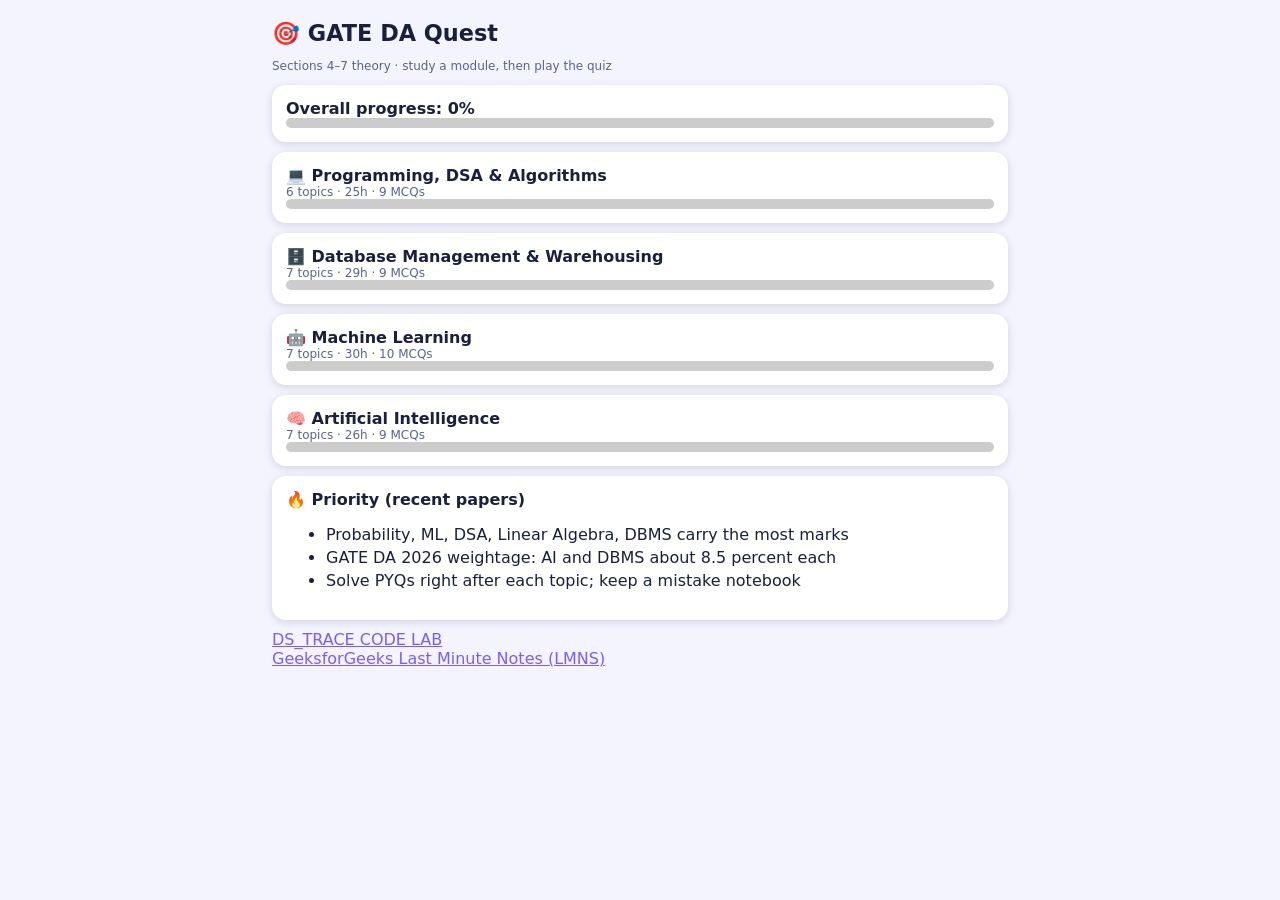
<file: index.html>
<!doctype html><html><head><meta charset="utf-8"><meta name="viewport" content="width=device-width,initial-scale=1"><title>GATE DA Quest</title><link rel="stylesheet" href="style.css"></head><body><h1>🎯 GATE DA Quest</h1><p class="tag">Sections 4–7 theory · study a module, then play the quiz</p><div class="card"><b>Overall progress: <span id="o">0</span>%</b><div class="bar"><i id="ob"></i></div></div><a class="card mod" href="programming.html"><b>💻 Programming, DSA & Algorithms</b><div class="tag">6 topics · 25h · 9 MCQs</div><div class="bar"><i id="b_programming"></i></div></a><a class="card mod" href="dbms.html"><b>🗄️ Database Management & Warehousing</b><div class="tag">7 topics · 29h · 9 MCQs</div><div class="bar"><i id="b_dbms"></i></div></a><a class="card mod" href="ml.html"><b>🤖 Machine Learning</b><div class="tag">7 topics · 30h · 10 MCQs</div><div class="bar"><i id="b_ml"></i></div></a><a class="card mod" href="ai.html"><b>🧠 Artificial Intelligence</b><div class="tag">7 topics · 26h · 9 MCQs</div><div class="bar"><i id="b_ai"></i></div></a><div class="card"><b>🔥 Priority (recent papers)</b><ul><li>Probability, ML, DSA, Linear Algebra, DBMS carry the most marks</li><li>GATE DA 2026 weightage: AI and DBMS about 8.5 percent each</li><li>Solve PYQs right after each topic; keep a mistake notebook</li></ul></div><script>const ks=[["programming", 6], ["dbms", 7], ["ml", 7], ["ai", 7]];let t=0;ks.forEach(k=>{let s=null;try{s=JSON.parse(localStorage.getItem("gda_"+k[0]))}catch(e){}let p=s?Math.round(s.done.length/k[1]*60+s.best*.4):0;document.getElementById("b_"+k[0]).style.width=p+"%";t+=p});let o=Math.round(t/ks.length);document.getElementById("o").textContent=o;document.getElementById("ob").style.width=o+"%"</script>


<!-- Anchor tag for your DS_TRACE website -->
<a href="https://gate-da.vivek-22.tech" target="_blank" rel="noopener noreferrer">
    DS_TRACE CODE LAB
</a>
<br>
<!-- Anchor tag for GeeksforGeeks Last Minute Notes -->
<a href="https://www.geeksforgeeks.org/gfg-academy/last-minute-notes-lmns/" target="_blank" rel="noopener noreferrer">
    GeeksforGeeks Last Minute Notes (LMNS)
</a>


</body></html>
</file>
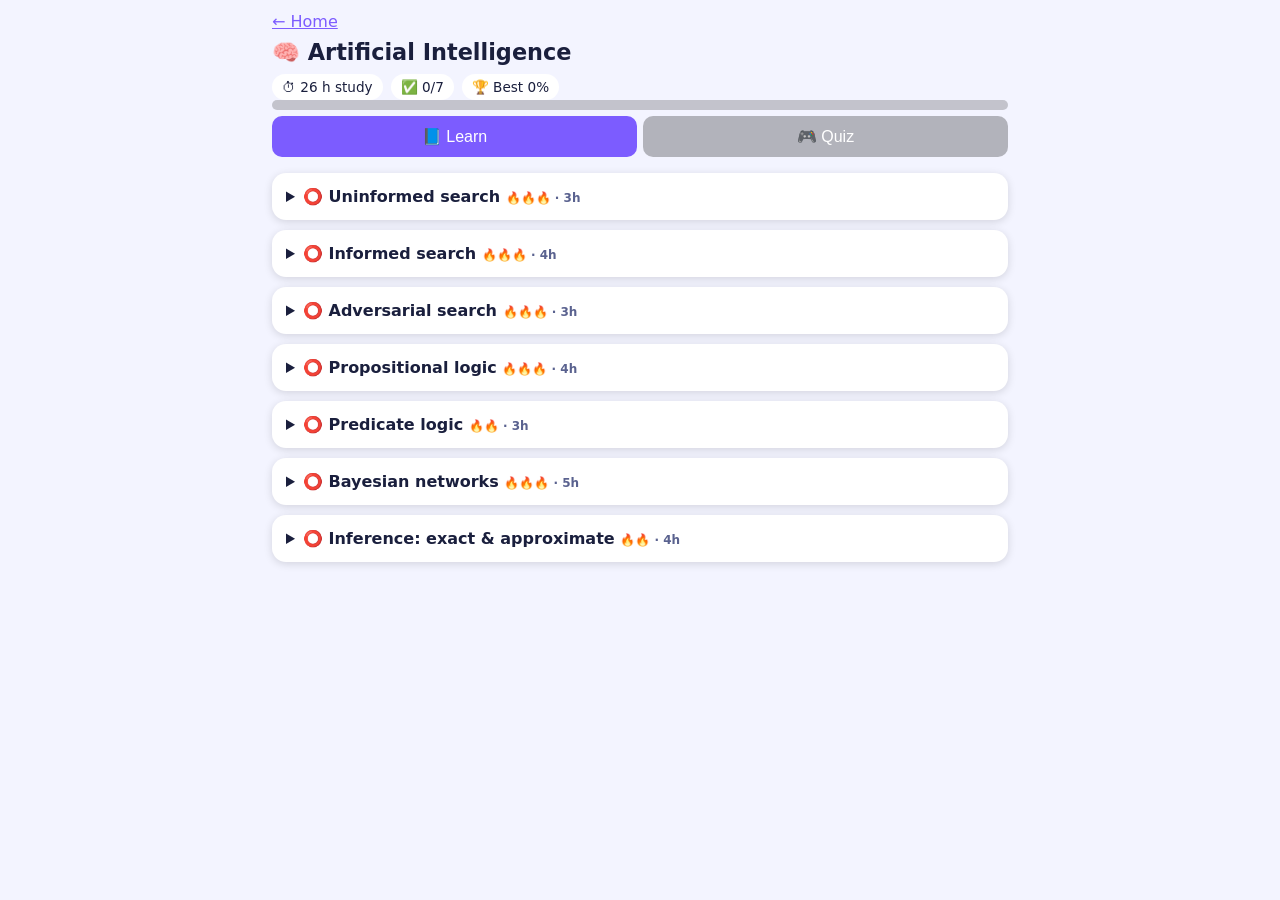
<file: ai.html>
<!doctype html><html lang="en"><head><meta charset="utf-8"><meta name="viewport" content="width=device-width,initial-scale=1"><title>Artificial Intelligence</title><link rel="stylesheet" href="style.css"></head><body><div id="app"></div><script>const M={"id": "ai", "icon": "🧠", "name": "Artificial Intelligence", "topics": [{"n": "Uninformed search", "t": 3, "f": 3, "p": ["BFS: complete, optimal for unit cost; O(b^d) space", "DFS: O(bm) space, not optimal", "UCS expands lowest path cost", "IDDFS: complete, optimal (unit), O(bd) memory"], "k": "Know node expansion order", "y": "Order of visited nodes", "e": "Search explores a tree of states from start to goal.", "x": "S has children A,B; A has child C; B has child G. BFS: S A B C G (goal at depth 2). DFS: S A C B G."}, {"n": "Informed search", "t": 4, "f": 3, "p": ["A*: f=g+h", "Admissible: h ≤ true cost; consistent: h(n) ≤ c+h(n')", "Admissible heuristic → optimal A* (tree search)", "Greedy best-first uses only h"], "k": "Check admissibility at each node", "y": "A* path, valid heuristic", "e": "Informed search uses h(n), a guess of distance to the goal. A* expands the lowest f=g+h.", "x": "S→A=1, S→B=4, A→G=5, B→G=1; h(A)=2, h(B)=1. f(A)=3, f(B)=5. Expand A → G via A has f=6. Then expand B (f=5) → G cost 5. Optimal = 5."}, {"n": "Adversarial search", "t": 3, "f": 3, "p": ["Minimax: MAX picks max, MIN picks min", "Alpha-beta prunes without changing result", "Best-case alpha-beta nodes O(b^(m/2))"], "k": "Evaluate leaves left→right and prune", "y": "Minimax value, pruned nodes", "e": "Two players with opposite goals take turns: MAX and MIN.", "x": "MAX root, MIN children with leaves [3,5] and [2,9]. Left MIN=3, right MIN=2 → MAX picks 3. Alpha-beta: after seeing 2 in the right branch (already ≤3) prune the leaf 9."}, {"n": "Propositional logic", "t": 4, "f": 3, "p": ["p→q ≡ ¬p∨q", "Tautology: p∨¬p; contradiction: p∧¬p", "CNF + resolution proves entailment", "Horn clauses → linear-time inference"], "k": "Truth tables for ≤3 variables", "y": "Equivalence, satisfiability", "e": "Propositional logic combines true/false variables with ¬ ∧ ∨ →.", "x": "(p→q)∧p ⊨ q (modus ponens): the only row with p true and p→q true has q true. De Morgan: ¬(p∧q) ≡ ¬p∨¬q."}, {"n": "Predicate logic", "t": 3, "f": 2, "p": ["∀ pairs with →, ∃ pairs with ∧", "Order of quantifiers matters (∀x∃y ≠ ∃y∀x)", "Unification finds substitutions"], "k": "Test translations on a small model", "y": "Translating English to FOL", "e": "Predicate logic adds objects, predicates and quantifiers.", "x": "'Some student likes every course': ∃x(S(x)∧∀y(C(y)→L(x,y))). ∀x∃y Loves(x,y) means 'everyone loves someone'; ∃y∀x means 'someone is loved by all'."}, {"n": "Bayesian networks", "t": 5, "f": 3, "p": ["Joint = Π P(Xi|parents)", "Parameters: 2^k per binary node with k parents", "Common cause A→B,A→C: B⊥C | A", "d-separation gives conditional independence"], "k": "Count parameters node by node", "y": "CI statements, probability", "e": "A Bayes net splits a large joint into small local tables.", "x": "Rain→Wet←Sprinkler: joint = P(R)P(S)P(W|R,S). Parameters 1+1+4 = 6 (full joint needs 7). R⊥S, but given W they become dependent (explaining away)."}, {"n": "Inference: exact & approximate", "t": 4, "f": 2, "p": ["Variable elimination sums out hidden variables", "Order affects cost, not result", "Rejection sampling discards samples contradicting evidence", "Likelihood weighting weights by evidence; Gibbs = MCMC"], "k": "Write factors before eliminating", "y": "Computing a marginal, sampling method", "e": "Inference answers P(query | evidence): exactly by variable elimination, approximately by sampling.", "x": "A→B: P(A)=0.3, P(B|A)=0.9, P(B|¬A)=0.2. P(B)=0.27+0.14=0.41; P(A|B)=0.27/0.41≈0.66. Rejection sampling keeps only samples with B=true (~41% of them)."}], "q": [["A* is optimal when h is", ["Overestimating", "Admissible", "Zero only", "Random"], 1, "Never overestimates true cost."], ["Best-case alpha-beta complexity?", ["O(b^m)", "O(b^(m/2))", "O(bm)", "O(m)"], 1, "Perfect move ordering."], ["In A→B, A→C, which holds?", ["B⊥C", "B⊥C | A", "A⊥B", "None"], 1, "A blocks the path."], ["Independent params in chain A→B→C (binary)?", ["3", "5", "7", "8"], 1, "1+2+2."], ["Tautology among these?", ["p∧¬p", "p∨¬p", "p→¬p", "p∧q"], 1, "Always true."], ["IDDFS properties (unit cost)?", ["Complete, optimal, O(bd) memory", "Not complete", "O(b^d) memory", "Not optimal"], 0, "Combines BFS and DFS benefits."], ["'Every student likes some course' is", ["∀x(S(x)→∃y(C(y)∧L(x,y)))", "∃x∀y", "∀x∃y(S(x)∧C(y))", "∃x(S(x)→…)"], 0, "∀ with →, ∃ with ∧."], ["Rejection sampling", ["Weights samples", "Discards samples inconsistent with evidence", "Needs no evidence", "Is exact"], 1, "Approximate inference."], ["Admissible heuristic means", ["h ≥ cost", "h ≤ true cost", "h=0", "h=g"], 1, "Never overestimates."]]}</script><script src="app.js"></script></body></html>
</file>
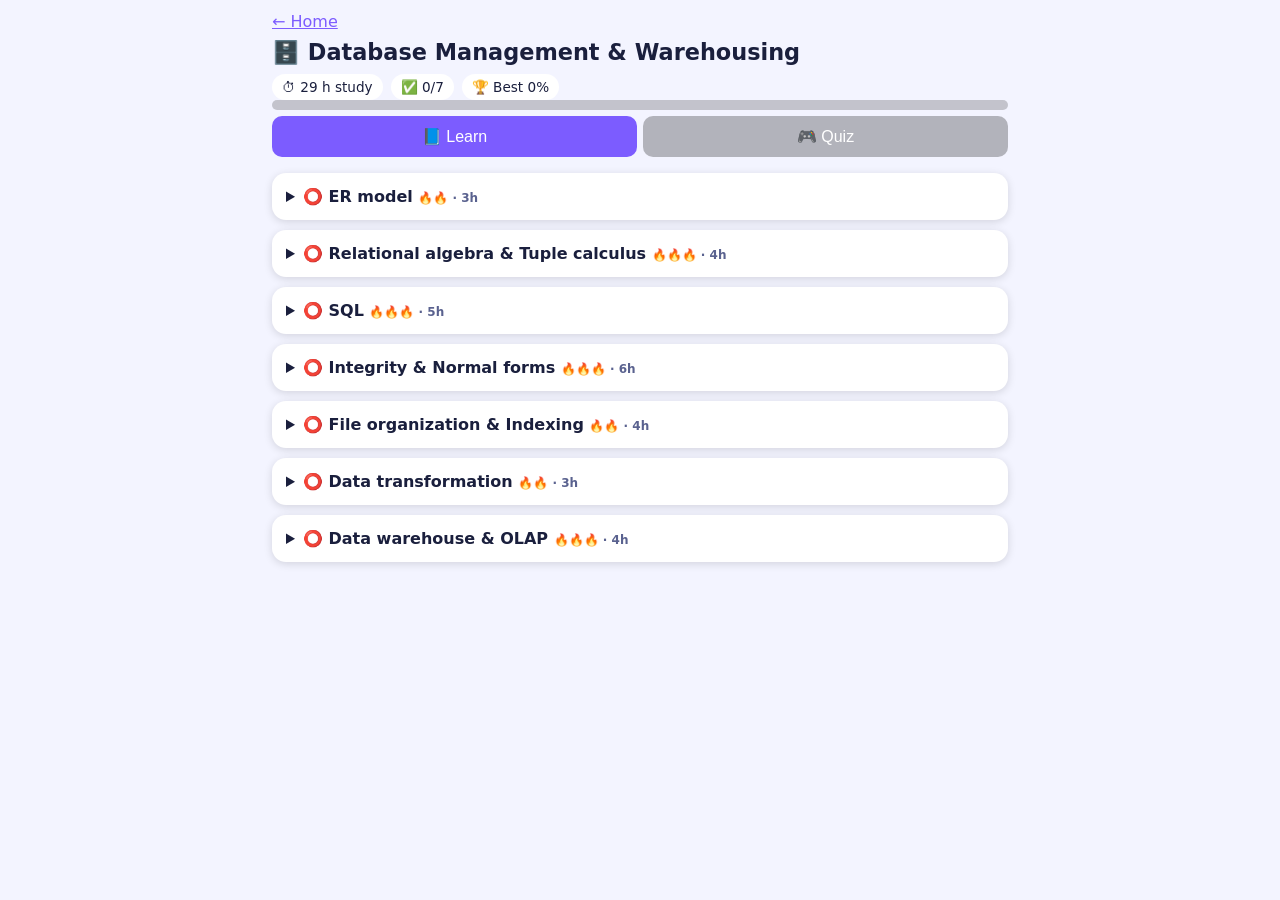
<file: dbms.html>
<!doctype html><html lang="en"><head><meta charset="utf-8"><meta name="viewport" content="width=device-width,initial-scale=1"><title>Database Management & Warehousing</title><link rel="stylesheet" href="style.css"></head><body><div id="app"></div><script>const M={"id": "dbms", "icon": "🗄️", "name": "Database Management & Warehousing", "topics": [{"n": "ER model", "t": 3, "f": 2, "p": ["Cardinality 1:1, 1:N, M:N; participation total/partial", "Weak entity needs owner + partial key", "M:N relation → separate table", "Composite key from both entity keys"], "k": "Min tables for ER = entities + M:N relations", "y": "Count tables/keys from ER", "e": "An ER diagram models entities, attributes and relationships before you make tables.", "x": "Student–Enrolls–Course is M:N → 3 tables: Student, Course, Enrolls(sid,cid). Employee–WorksIn–Dept is N:1 → just add dno as a foreign key in Employee (2 tables)."}, {"n": "Relational algebra & Tuple calculus", "t": 4, "f": 3, "p": ["σ select, π project (removes duplicates), ⋈ join, ÷ division", "Natural join with no common attr = cross product |R|×|S|", "Division answers 'for all' queries", "Tuple calculus: {t | P(t)}, safe expressions"], "k": "Translate to SQL mentally to verify", "y": "Result size, equivalent expressions", "e": "Relational algebra is the procedural math behind SQL.", "x": "R(A,B)={(1,x),(2,y),(2,z)}: π_A(R)={1,2} (duplicates removed). σ_A=2(R) returns 2 rows. 'Students who took ALL courses' = Enrolls ÷ Course."}, {"n": "SQL", "t": 5, "f": 3, "p": ["WHERE filters rows; HAVING filters groups", "COUNT(*) counts NULL rows; COUNT(col) ignores NULL", "NULL comparisons are UNKNOWN", "Outer joins keep unmatched rows", "Correlated subquery runs per outer row"], "k": "Compute output table by hand", "y": "Query output, aggregates with NULL", "e": "Logical SQL order: FROM → WHERE → GROUP BY → HAVING → SELECT → ORDER BY.", "x": "Dept A salaries 40k,70k (avg 55k); dept B 30k,40k (avg 35k). HAVING AVG(sal)>50000 keeps only A. sal = NULL is never true; use IS NULL."}, {"n": "Integrity & Normal forms", "t": 6, "f": 3, "p": ["Closure X+ finds keys", "2NF: no partial dependency; 3NF: for X→A, X superkey or A prime", "BCNF: every non-trivial determinant is a superkey", "Lossless join + dependency preservation check", "Primary/foreign key referential integrity"], "k": "Find all candidate keys FIRST", "y": "Highest normal form, number of keys", "e": "Normalization removes redundancy using functional dependencies (FDs). Always find keys first.", "x": "R(A,B,C,D), AB→C, C→D. (AB)+=ABCD so AB is the key. C→D: C is not a superkey and D is non-prime → violates 3NF. Decompose: R1(C,D), R2(A,B,C) (lossless)."}, {"n": "File organization & Indexing", "t": 4, "f": 2, "p": ["Blocking factor = floor(block/record)", "Blocks = ceil(records/BF)", "Primary (ordered key), clustering, secondary index", "Dense index: entry per record; sparse: per block", "B+ tree: data in leaves, linked leaves"], "k": "Use formulas with floor/ceil carefully", "y": "Block counts, index size", "e": "Records live in disk blocks; an index is a small sorted table pointing to blocks, which cuts block reads.", "x": "Block 4096 B, record 256 B → BF=16. 10,000 records → 625 blocks. Binary search on the data file reads ⌈log2 625⌉ = 10 blocks."}, {"n": "Data transformation", "t": 3, "f": 2, "p": ["Min-max: (v-min)/(max-min)*(new range)+new min", "Z-score: (v-μ)/σ", "Discretization: equal-width / equal-frequency binning", "Sampling with/without replacement; compression lossy/lossless"], "k": "Plug numbers directly", "y": "Normalization value, binning smoothing", "e": "Preprocessing makes attributes comparable and data smaller.", "x": "Ages 20,30,50. Min-max [0,1]: 0, 0.33, 1. Mean 33.3, σ≈12.47 → z(50)≈1.34. Equal-width bins of width 10: [20,30) [30,40) [40,50]."}, {"n": "Data warehouse & OLAP", "t": 4, "f": 3, "p": ["Star: fact + denormalized dims; Snowflake: normalized dims", "Fact constellation: multiple facts share dims", "OLAP: roll-up, drill-down, slice, dice, pivot", "Cuboids with n dims (no hierarchy)=2^n; with hierarchies Π(Li+1)", "Measures: distributive (sum,count), algebraic (avg), holistic (median)"], "k": "Memorise measure categories", "y": "Cuboid count, schema type, measure type", "e": "A warehouse stores history for analysis; a cube shows measures across dimensions.", "x": "Sales(time,item,location), no hierarchies → 2^3 = 8 cuboids. With levels time(day<month<year)=3, item=1, location(city<country)=2 → (3+1)(1+1)(2+1)=24 cuboids."}], "q": [["R(A,B,C,D), A→B, B→C, C→D. Highest normal form?", ["1NF", "2NF", "3NF", "BCNF"], 1, "Key A; transitive dependencies break 3NF."], ["Column has 5 rows with 2 NULLs. COUNT(col)?", ["5", "3", "2", "0"], 1, "COUNT(col) ignores NULLs."], ["Cuboids in a 4-dimension cube without hierarchies?", ["8", "16", "4", "32"], 1, "2^4 = 16."], ["Min-max normalize 40 from [20,60] to [0,1]?", ["0.25", "0.5", "0.75", "1"], 1, "(40-20)/40 = 0.5."], ["Block 1024 B, record 128 B, 1000 records. Blocks needed?", ["100", "125", "128", "1000"], 1, "BF=8; 1000/8=125."], ["Snowflake schema differs from star because", ["Fewer dims", "Normalized dimension tables", "No fact table", "Multiple facts"], 1, "Dimensions are split into sub-tables."], ["R has 10 tuples, S 20, no common attributes. |R ⋈ S|?", ["30", "200", "10", "0"], 1, "Cross product."], ["Which measure is holistic?", ["SUM", "COUNT", "AVG", "MEDIAN"], 3, "Median can't be computed from partial aggregates."], ["BCNF requires non-trivial X→Y to have", ["Y prime", "X superkey", "X prime", "Y key"], 1, "Determinant must be a superkey."]]}</script><script src="app.js"></script></body></html>
</file>
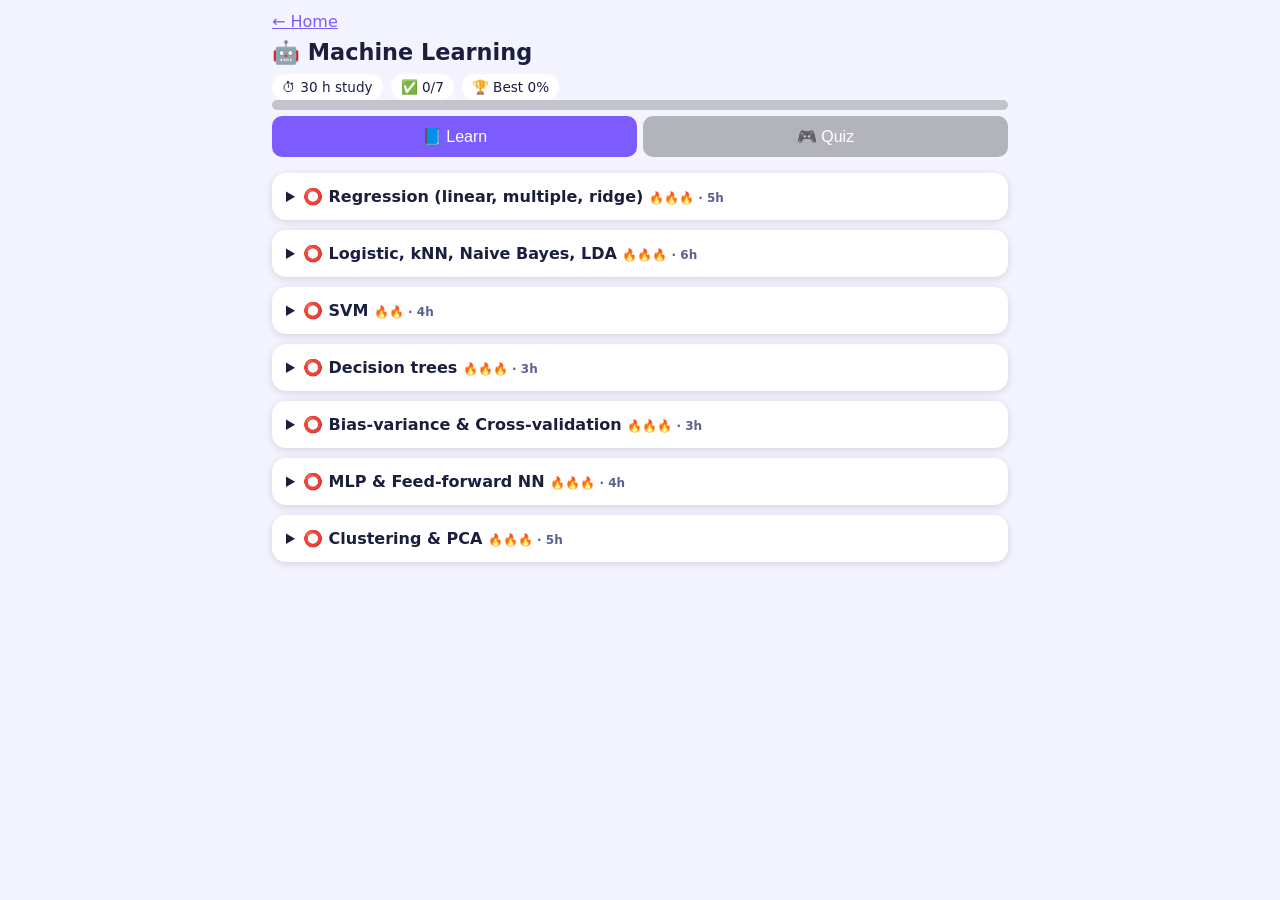
<file: ml.html>
<!doctype html><html lang="en"><head><meta charset="utf-8"><meta name="viewport" content="width=device-width,initial-scale=1"><title>Machine Learning</title><link rel="stylesheet" href="style.css"></head><body><div id="app"></div><script>const M={"id": "ml", "icon": "🤖", "name": "Machine Learning", "topics": [{"n": "Regression (linear, multiple, ridge)", "t": 5, "f": 3, "p": ["OLS: β=(XᵀX)⁻¹Xᵀy", "Ridge: β=(XᵀX+λI)⁻¹Xᵀy; λ↑ → variance↓ bias↑", "Ridge shrinks weights, never exactly zero", "R² = 1 - SSres/SStot"], "k": "Ridge always makes matrix invertible", "y": "Compute coefficients, effect of λ", "e": "Regression fits a line that minimizes squared error. Ridge adds a penalty so weights stay small.", "x": "Points (1,2),(2,3),(3,5): x̄=2, ȳ=3.33; slope = (1.33+0+1.67)/2 = 1.5; intercept = 3.33−3 = 0.33. Predict x=4 → 6.33."}, {"n": "Logistic, kNN, Naive Bayes, LDA", "t": 6, "f": 3, "p": ["Logistic: sigmoid σ(z)=1/(1+e^-z), linear decision boundary", "kNN: k=1 gives zero training error; large k → smoother", "Naive Bayes: features independent given class", "LDA: shared covariance, linear boundary"], "k": "Compute posteriors by hand", "y": "Posterior probability, kNN vote", "e": "Classification predicts labels; each method models P(class|x) differently.", "x": "Naive Bayes: P(spam)=0.4, P(free|spam)=0.5, P(free|ham)=0.1. Spam ∝ 0.2, ham ∝ 0.06 → P(spam|free)=0.2/0.26≈0.77. kNN k=3 with neighbours (A,A,B) → class A."}, {"n": "SVM", "t": 4, "f": 2, "p": ["Margin = 2/||w||", "Support vectors lie on margin", "Kernel trick for non-linear data", "Large C → less regularization"], "k": "Only support vectors define the boundary", "y": "Margin, number of support vectors", "e": "SVM picks the separating line with the widest gap between classes.", "x": "w=(1,1), b=−3. Point (2,2): w·x+b = 1 → exactly on the margin (support vector). Margin width = 2/√2 ≈ 1.41."}, {"n": "Decision trees", "t": 3, "f": 3, "p": ["Entropy=-Σp log2 p; Gini=1-Σp²", "Information gain = parent - weighted children", "50/50 binary node entropy = 1", "Deep trees overfit; prune"], "k": "Compute IG for each split", "y": "Entropy/IG numeric", "e": "A tree asks yes/no questions. Pick the split that makes groups purest (highest information gain).", "x": "10 samples: 6 Yes, 4 No → H=0.971. Split into (4Y,0N) and (2Y,4N): weighted H = 0.6×0.918 = 0.551 → IG ≈ 0.42."}, {"n": "Bias-variance & Cross-validation", "t": 3, "f": 3, "p": ["Error = bias² + variance + noise", "Complex model: low bias, high variance", "LOO = k-fold with k=n", "k-fold trains k models"], "k": "Underfit=high bias, overfit=high variance", "y": "Number of models/training size", "e": "Train error always falls with complexity. Test error is U-shaped.", "x": "Degree-1: train 9, test 10 (underfit = high bias). Degree-9: train 0.1, test 12 (overfit = high variance). 5-fold CV on 100 points: 5 models, each trained on 80."}, {"n": "MLP & Feed-forward NN", "t": 4, "f": 3, "p": ["Parameters = Σ (inputs+1)×outputs", "Single perceptron can't learn XOR", "Backprop uses chain rule", "ReLU/sigmoid/tanh activations"], "k": "Count weights + biases", "y": "Parameter count, forward pass", "e": "A neural net stacks weighted sums and non-linearities. Learning = gradient descent on weights.", "x": "x=(1,2), w=(0.5,−1), b=0.5 → z=−1. ReLU(−1)=0. Sigmoid(−1)≈0.27."}, {"n": "Clustering & PCA", "t": 5, "f": 3, "p": ["k-means minimises within-cluster SSE; sensitive to init", "k-medoid uses actual points, robust to outliers", "Single linkage = min dist; complete = max", "PCA: eigenvectors of covariance; variance ratio = λ/Σλ", "Center data before PCA"], "k": "Run 1–2 k-means iterations by hand", "y": "Dendrogram merges, PCA variance", "e": "Clustering groups unlabeled points. PCA rotates data onto directions of max variance.", "x": "Points 1,2,9,10, k=2, init 1 and 9 → clusters {1,2},{9,10}; centers 1.5, 9.5 (stable). Single-linkage: merge (1,2) and (9,10) first (d=1), then d=9−2=7. PCA λ=(5,1) → PC1 explains 83%."}], "q": [["Increasing λ in ridge regression will", ["↑variance ↓bias", "↓variance ↑bias", "no change", "↓both"], 1, "More shrinkage = simpler model."], ["LOO cross-validation with n=50 trains how many models?", ["1", "5", "10", "50"], 3, "One per left-out sample."], ["Entropy of a 50/50 binary node?", ["0", "0.5", "1", "2"], 2, "-2(0.5 log2 0.5)=1."], ["SVM w=(3,4). Margin width?", ["0.2", "0.4", "5", "10"], 1, "2/||w||=2/5."], ["1-NN training error (distinct points)?", ["0", "0.5", "1", "depends"], 0, "Each point is its own neighbour."], ["Eigenvalues 6,3,1. Variance by first PC?", ["30%", "60%", "90%", "10%"], 1, "6/10."], ["Which cannot learn XOR?", ["Single perceptron", "MLP with hidden layer", "SVM RBF", "Decision tree"], 0, "XOR is not linearly separable."], ["Single linkage distance between clusters equals", ["max pair", "min pair", "mean pair", "centroid"], 1, "Nearest-pair distance."], ["Parameters in 3-4-2 MLP with biases?", ["14", "20", "26", "32"], 2, "(3+1)·4+(4+1)·2=26."], ["Naive Bayes assumes", ["Features independent given class", "Features uncorrelated overall", "Linear boundary", "Gaussian classes only"], 0, "Conditional independence."]]}</script><script src="app.js"></script></body></html>
</file>
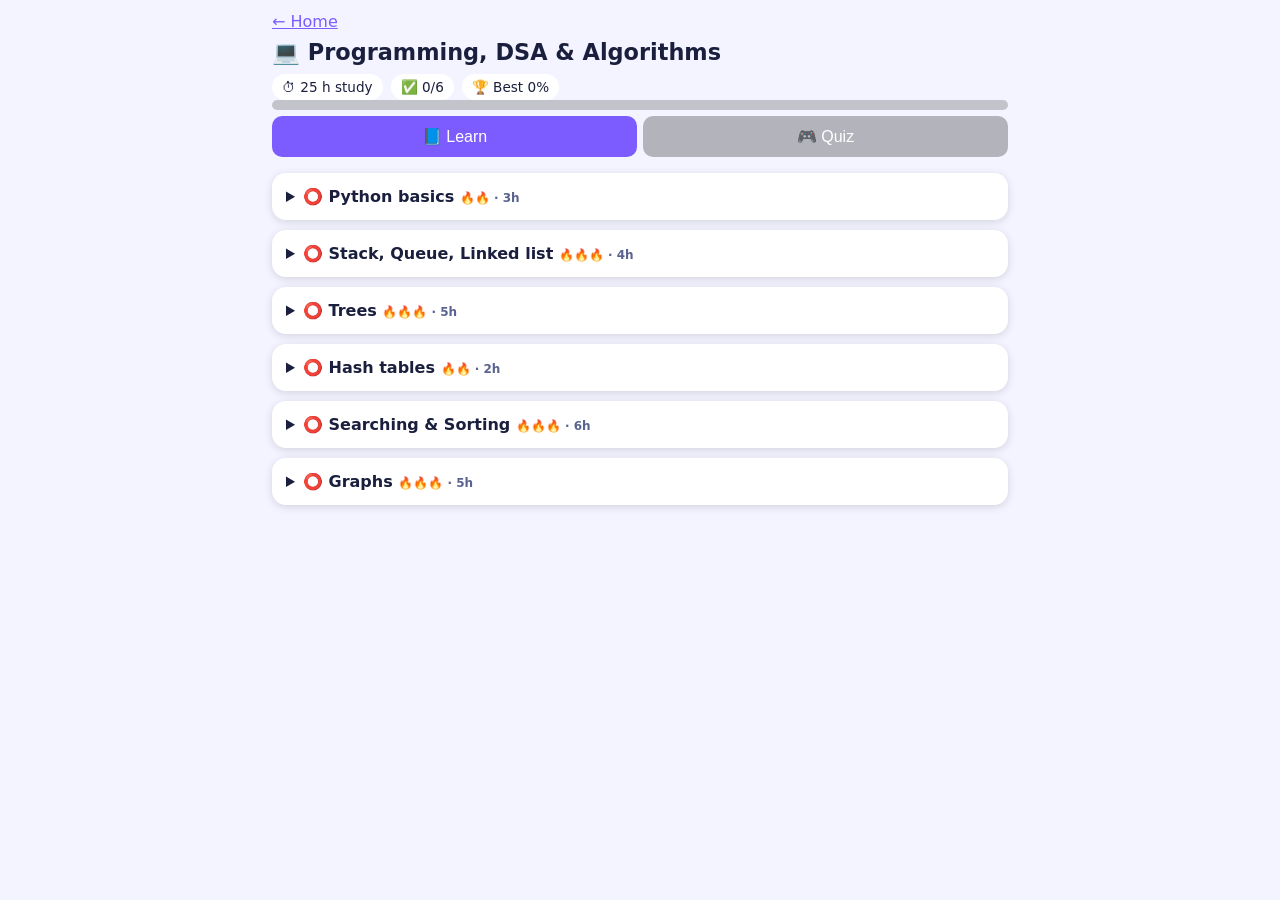
<file: programming.html>
<!doctype html><html lang="en"><head><meta charset="utf-8"><meta name="viewport" content="width=device-width,initial-scale=1"><title>Programming, DSA & Algorithms</title><link rel="stylesheet" href="style.css"></head><body><div id="app"></div><script>const M={"id": "programming", "icon": "💻", "name": "Programming, DSA & Algorithms", "topics": [{"n": "Python basics", "t": 3, "f": 2, "p": ["Lists/dicts/sets are mutable; tuples/str immutable", "Assignment b=a copies the reference, not the object", "Dict/set lookup avg O(1); list search O(n)", "// floors (-7//2 = -4); slicing a[::-1] reverses", "Mutable default args persist across calls"], "k": "Trace the output of small code; check == vs is", "y": "Output-tracing code, loops, recursion", "e": "Python variables are labels pointing to objects. Mutability decides whether a change is visible through every label.", "x": "a=[1,2]; b=a; b+=[3] → a is [1,2,3] (same list). a=(1,2); b=a; b+=(3,) → a stays (1,2), b becomes a NEW tuple."}, {"n": "Stack, Queue, Linked list", "t": 4, "f": 3, "p": ["Stack LIFO, queue FIFO", "Postfix evaluation uses a stack; scan left→right", "Circular queue full: (rear+1)%n==front", "Queue from 2 stacks: amortised O(1)", "Reverse linked list O(n) time, O(1) space"], "k": "Always dry-run with 3-4 elements", "y": "Postfix/expression evaluation, operation sequences", "e": "Stack = pile of plates (last in, first out). Queue = ticket line (first in, first out).", "x": "Push 1,2,3 then pop → 3. Enqueue 1,2,3 then dequeue → 1. Postfix 2 3 4 * +: push 2,3,4; * pops 4,3 → 12; push 12; + pops 12,2 → 14."}, {"n": "Trees", "t": 5, "f": 3, "p": ["BST inorder = sorted order", "Max nodes at height h: 2^(h+1)-1", "Full binary tree: leaves = internal+1", "Pre/Post + Inorder uniquely builds a tree", "BST search/insert: O(h); skewed h=n"], "k": "Draw the tree; height in edges vs nodes - read question", "y": "Traversal outputs, height after insertions", "e": "A tree is a connected graph with no cycles. A BST keeps left < node < right, so inorder prints sorted values.", "x": "Insert 8,3,10,1,6. Inorder: 1 3 6 8 10. Preorder: 8 3 1 6 10. Height = 2 edges."}, {"n": "Hash tables", "t": 2, "f": 2, "p": ["Load factor α=n/m", "Chaining: avg search ≈1+α", "Linear probing causes primary clustering", "Table slot index = k mod m, then probe"], "k": "Fill slots on paper step by step", "y": "Slot position after collisions", "e": "A hash function turns a key into an array index (O(1) average). Collisions are handled by chaining or probing.", "x": "n=5 keys, m=10 slots → α=0.5. Chaining: unsuccessful search ≈ 1+α = 1.5 comparisons."}, {"n": "Searching & Sorting", "t": 6, "f": 3, "p": ["Binary search O(log n), needs sorted data", "Bubble/selection O(n²); insertion best O(n)", "Selection sort ≤ n-1 swaps", "Mergesort Θ(n log n), stable, O(n) space", "Quicksort avg n log n, worst n² (sorted input)", "T(n)=2T(n/2)+n → n log n (Master theorem)"], "k": "Memorise best/avg/worst table", "y": "Complexity, recurrence, number of comparisons", "e": "Sorts differ in comparisons, swaps, stability and memory. Know the best/avg/worst table.", "x": "Bubble sort on [4,3,2,1]: 6 comparisons, 6 swaps (reverse = worst). Insertion sort on [1,2,3,4]: only 3 comparisons. Binary search for 23 in [5,9,14,23,31]: mid=14 <23 → right half → found in 2 steps."}, {"n": "Graphs", "t": 5, "f": 3, "p": ["BFS uses queue, DFS stack/recursion; O(V+E)", "Tree: V-1 edges; max simple edges V(V-1)/2", "Dijkstra: no negative edges; Bellman-Ford handles them", "Topological order exists only for DAG", "Adj matrix O(V²) space, list O(V+E)"], "k": "Run BFS/DFS manually, break ties alphabetically", "y": "Traversal order, shortest path value", "e": "A graph = vertices + edges. BFS goes level by level, DFS goes deep first, Dijkstra picks the cheapest next vertex.", "x": "Edges A-B, A-C, B-D, C-D, start A: BFS = A B C D; DFS = A B D C. Dijkstra with A-B 1, A-C 4, B-C 2: dist(C)=3 via B."}], "q": [["a=[1,2,3]; b=a; b.append(4); len(a) = ?", ["3", "4", "Error", "None"], 1, "b and a reference the same list."], ["Max comparisons in binary search on 1024 sorted items?", ["10", "11", "512", "1024"], 1, "floor(log2 n)+1 = 11."], ["Value of postfix 5 3 2 * + 4 - ?", ["7", "3", "9", "4"], 0, "3*2=6; 5+6=11; 11-4=7."], ["Height (edges) of BST after inserting 10,20,30,40?", ["1", "2", "3", "4"], 2, "Skewed chain of 4 nodes = 3 edges."], ["m=7, h=k mod 7, linear probing. Insert 15,22,29. Slot of 29?", ["1", "2", "3", "4"], 2, "All map to 1; 15→1, 22→2, 29→3."], ["Best case time of insertion sort?", ["O(n)", "O(n log n)", "O(n²)", "O(1)"], 0, "Already sorted: one pass."], ["Quicksort (last-element pivot) on sorted input?", ["O(n)", "O(n log n)", "O(n²)", "O(log n)"], 2, "Unbalanced partitions."], ["Shortest paths with negative edges (no negative cycle)?", ["Dijkstra", "Bellman-Ford", "BFS", "Prim"], 1, "Dijkstra fails with negative weights."], ["T(n)=2T(n/2)+n gives", ["Θ(n)", "Θ(n log n)", "Θ(n²)", "Θ(log n)"], 1, "Master theorem case 2."]]}</script><script src="app.js"></script></body></html>
</file>
<file: style.css>
:root{--bg:#0f1226;--card:#1a1f3d;--tx:#eef;--mu:#9aa3d6;--ac:#7c5cff;--ok:#2ecc71;--no:#ff5c7a;--gold:#ffc83d}
@media(prefers-color-scheme:light){:root{--bg:#f3f4ff;--card:#fff;--tx:#1a1f3d;--mu:#5a628f}}
*{box-sizing:border-box}body{margin:0;font-family:system-ui,sans-serif;background:var(--bg);color:var(--tx);padding:12px;max-width:760px;margin:auto}
h1{font-size:1.4rem;margin:8px 0}a{color:var(--ac)}.bar{height:10px;background:#0003;border-radius:9px;overflow:hidden}.bar i{display:block;height:100%;background:linear-gradient(90deg,var(--ac),var(--gold));width:0;transition:.5s}
.card{background:var(--card);border-radius:14px;padding:14px;margin:10px 0;box-shadow:0 2px 8px #0002}.mod{display:block;text-decoration:none;color:inherit}
.hud{display:flex;gap:8px;flex-wrap:wrap;font-size:.85rem}.hud span{background:var(--card);padding:5px 10px;border-radius:20px}
.tabs{display:flex;gap:6px;position:sticky;top:0;background:var(--bg);padding:6px 0;z-index:5}.tabs button{flex:1}
button{background:var(--ac);color:#fff;border:0;border-radius:10px;padding:11px;font-size:1rem;cursor:pointer}button.alt{background:#0004}
.opt{display:block;width:100%;text-align:left;background:#0003;color:var(--tx);margin:6px 0}.opt.ok{background:var(--ok);color:#000}.opt.no{background:var(--no)}
.tag{font-size:.75rem;color:var(--mu)}.tip{border-left:4px solid var(--gold);padding-left:8px;margin-top:8px;font-size:.9rem}li{margin:4px 0}
summary{cursor:pointer;font-weight:600}.hide{display:none}
</file>
